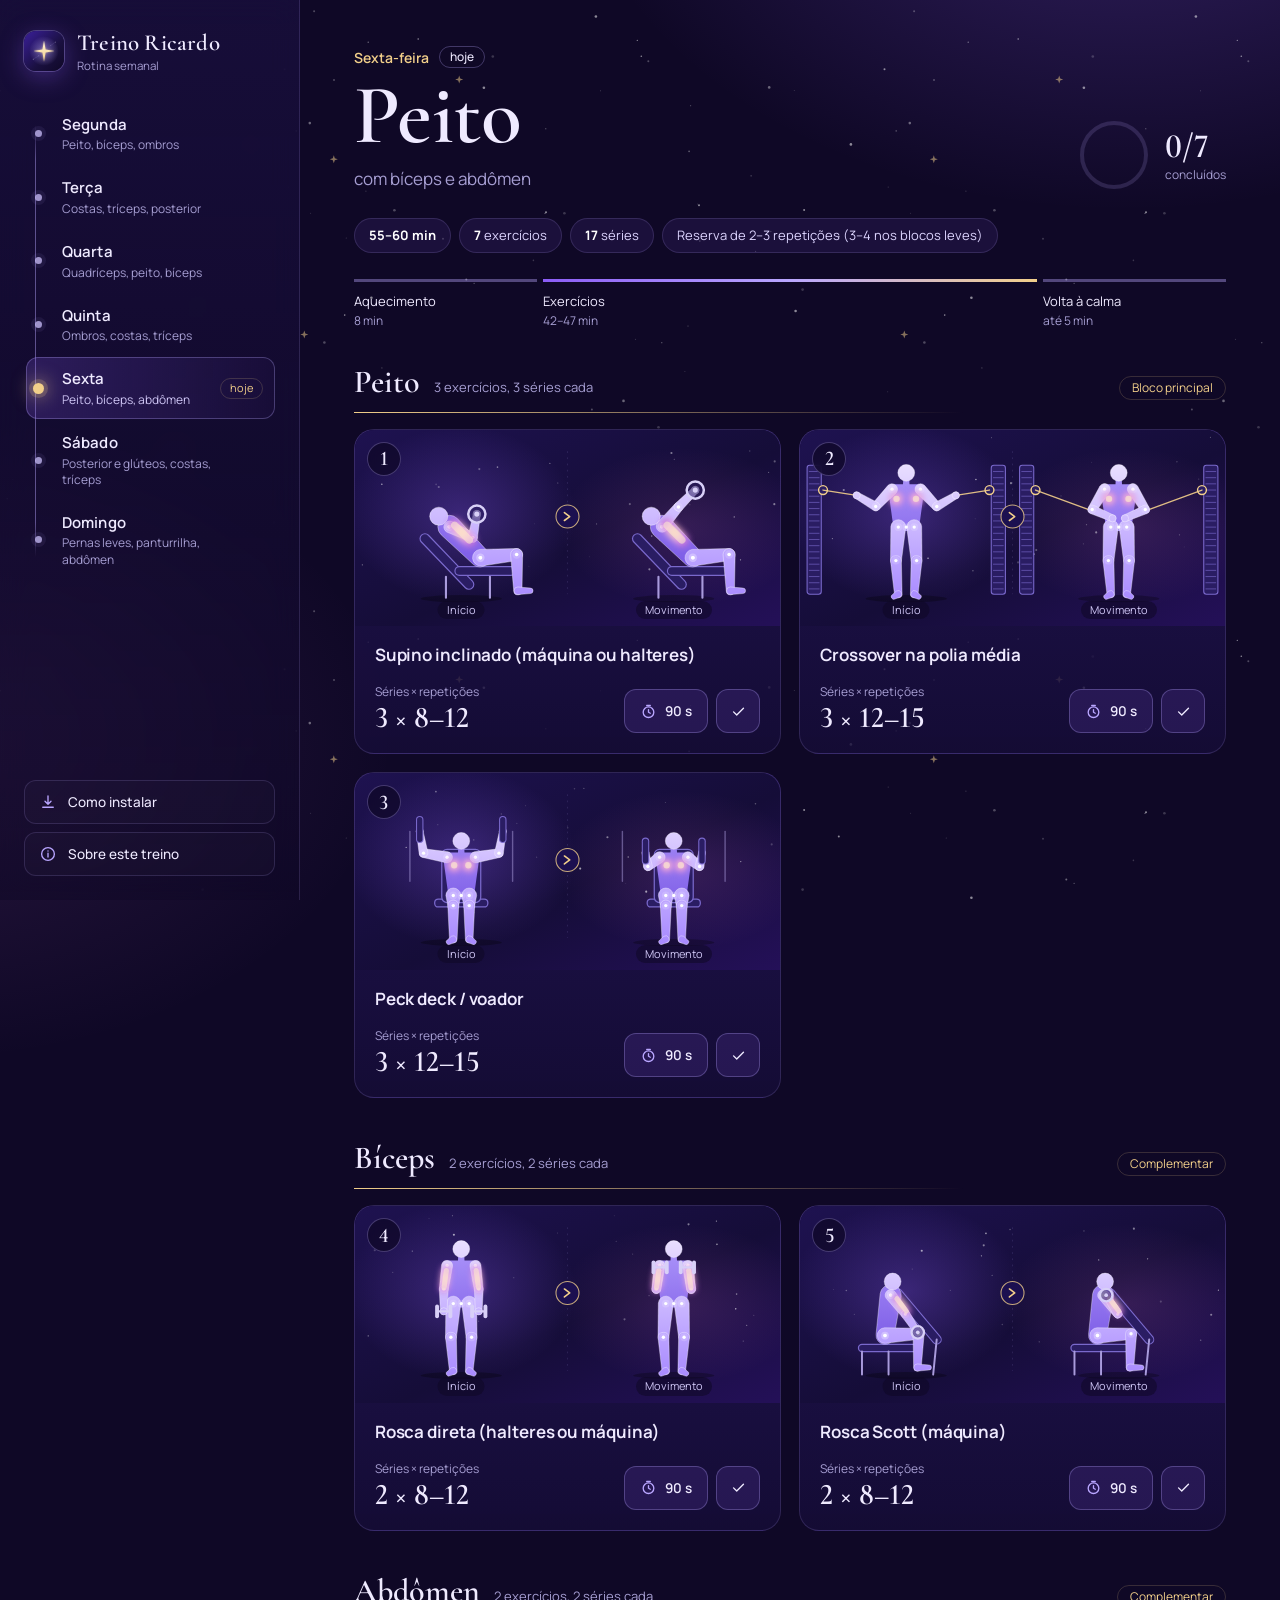
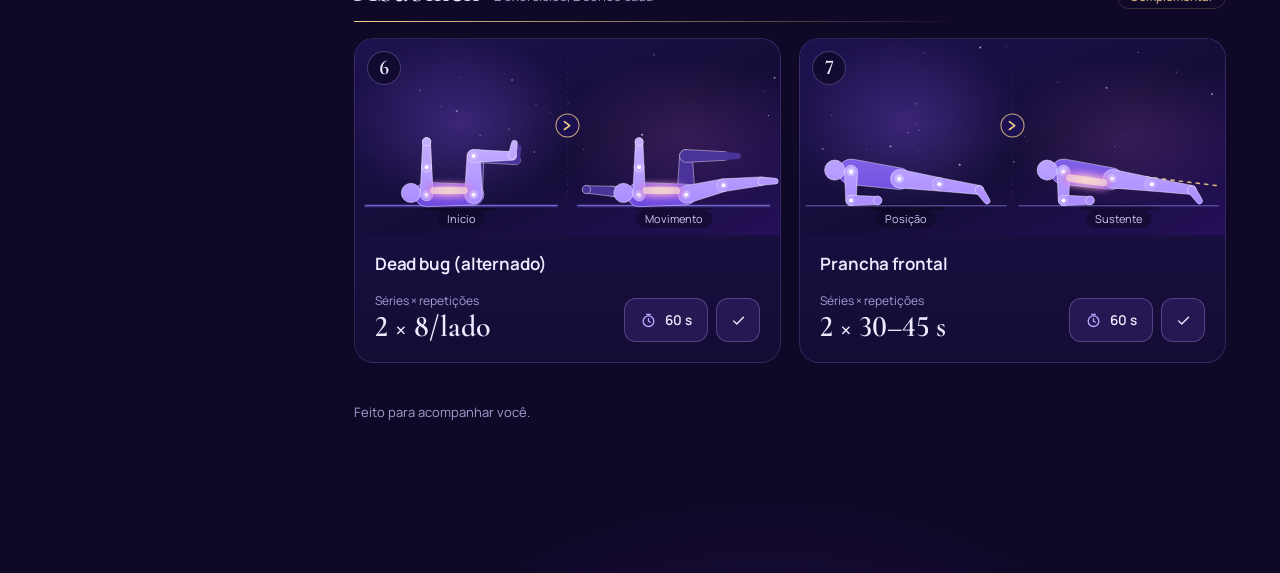
<file: index.html>
<!doctype html>
<html lang="pt-BR">
<head>
<meta charset="utf-8">
<meta name="viewport" content="width=device-width,initial-scale=1,viewport-fit=cover">
<meta name="theme-color" content="#140b33">
<meta name="color-scheme" content="dark">
<meta name="apple-mobile-web-app-capable" content="yes">
<meta name="mobile-web-app-capable" content="yes">
<meta name="apple-mobile-web-app-status-bar-style" content="black-translucent">
<meta name="apple-mobile-web-app-title" content="Meu treino">
<link rel="manifest" href="manifest.webmanifest">
<link rel="icon" href="icon.svg">
<link rel="apple-touch-icon" href="icon-192.png">
<link rel="stylesheet" href="style.css">
<title>Treino Ricardo</title>
</head>
<body>
<div class="app">
  <aside class="side">
    <a class="brand" href="./">
      <img class="brand-icon" src="icon.svg" alt="" width="40" height="40">
      <span class="brand-text"><strong>Treino Ricardo</strong><small>Rotina semanal</small></span>
    </a>
    <nav id="days" class="week" aria-label="Dias de treino"></nav>
    <div class="side-actions">
      <button id="install" type="button" aria-label="Como instalar no celular">
        <svg viewBox="0 0 24 24" aria-hidden="true"><path d="M12 4v11m0 0-4-4m4 4 4-4M5 19h14"/></svg><span class="t">Como instalar</span>
      </button>
      <button id="about" type="button" aria-label="Sobre este treino">
        <svg viewBox="0 0 24 24" aria-hidden="true"><circle cx="12" cy="12" r="8.5"/><path d="M12 11v5M12 8v.01"/></svg><span class="t">Sobre este treino</span>
      </button>
    </div>
  </aside>

  <main class="main">
    <header class="hero">
      <div class="hero-text">
        <p class="hero-day" id="day-label"></p>
        <h1 id="day-title">Treino</h1>
        <p class="hero-sub" id="day-sub"></p>
      </div>
      <div class="progress" id="progress" role="img" aria-label="Progresso da sessão"></div>
    </header>

    <ul class="chips" id="chips" aria-label="Resumo da sessão"></ul>
    <p id="note" class="note" hidden></p>

    <div class="phases" aria-label="Estrutura da sessão">
      <div class="phase p-warm"><span>Aquecimento</span><small>8 min</small></div>
      <div class="phase p-main"><span>Exercícios</span><small>42–47 min</small></div>
      <div class="phase p-cool"><span>Volta à calma</span><small>até 5 min</small></div>
    </div>

    <div id="exercises" class="blocks"></div>

    <footer class="foot"><p>Feito para acompanhar você.</p></footer>
  </main>
</div>

<aside id="timer" class="timer" hidden aria-label="Cronômetro de descanso">
  <div class="timer-read"><small id="timer-label">Descanso</small><strong id="clock" role="timer">01:00</strong></div>
  <div class="timer-bar" aria-hidden="true"><i id="timer-fill"></i></div>
  <button id="pause" type="button">Pausar</button>
  <button id="close-timer" type="button" aria-label="Encerrar descanso">✕</button>
</aside>

<dialog id="info"><button id="close-info" type="button" aria-label="Fechar" class="close">✕</button><div id="info-body"></div></dialog>
<script type="module" src="app.js"></script>
</body>
</html>
</file>
<file: style.css>
/* Treino Ricardo — tema galáctico. Tokens primeiro, depois layout, componentes e ajustes de tela. */
@font-face{font-family:"Cormorant Garamond";src:url(fonts/cormorant-garamond-latin-500-normal.woff2) format("woff2");font-weight:500;font-display:swap}
@font-face{font-family:"Cormorant Garamond";src:url(fonts/cormorant-garamond-latin-600-normal.woff2) format("woff2");font-weight:600;font-display:swap}
@font-face{font-family:Manrope;src:url(fonts/manrope-latin-wght-normal.woff2) format("woff2");font-weight:200 800;font-display:swap}

:root{
  --void:#0f0826; --nebula:#1a1040; --nebula-2:#241657; --line:rgba(185,168,255,.16); --line-strong:rgba(185,168,255,.3);
  --violet:#8b5cf6; --violet-hi:#b9a6ff; --violet-deep:#5b2fd0;
  --text:#efeaff; --muted:#a69ed2; --gold:#f2cf8a; --gold-soft:rgba(242,207,138,.18);
  --display:"Cormorant Garamond","Iowan Old Style",Georgia,serif;
  --ui:Manrope,-apple-system,BlinkMacSystemFont,"Segoe UI",system-ui,sans-serif;
  --side:300px;
  color-scheme:dark; font-synthesis:none;
}
.idx,.sets strong,.timer-read strong,.progress-text strong,h1,.block-head h2{font-variant-numeric:lining-nums;font-feature-settings:"lnum" 1}
*{box-sizing:border-box}
html{-webkit-text-size-adjust:100%}
body{margin:0;min-height:100dvh;font-family:var(--ui);color:var(--text);line-height:1.5;
  background:
    radial-gradient(900px 620px at 88% -8%,rgba(139,92,246,.30),transparent 62%),
    radial-gradient(760px 520px at -6% 34%,rgba(195,109,214,.14),transparent 62%),
    radial-gradient(700px 500px at 60% 110%,rgba(91,47,208,.22),transparent 60%),
    var(--void);}
body::before{content:"";position:fixed;inset:0;background:url(stars.svg);opacity:.75;pointer-events:none;z-index:-1}
button,a{color:inherit;-webkit-tap-highlight-color:transparent}
button{font:inherit;cursor:pointer;touch-action:manipulation}
:focus-visible{outline:2px solid var(--gold);outline-offset:3px;border-radius:8px}
h1,h2,h3,h4,p,ul,ol{margin:0}
ul,ol{padding:0;list-style:none}

/* ---------- estrutura ---------- */
.app{display:grid;grid-template-columns:var(--side) minmax(0,1fr);min-height:100dvh}
.side{position:sticky;top:0;height:100dvh;display:flex;flex-direction:column;gap:30px;padding:30px 24px 24px;
  border-right:1px solid var(--line);background:linear-gradient(180deg,rgba(26,16,64,.72),rgba(15,8,38,.5));backdrop-filter:blur(14px);-webkit-backdrop-filter:blur(14px);overflow:auto}
.brand{display:flex;align-items:center;gap:13px;text-decoration:none}
.brand-icon{border-radius:12px;box-shadow:0 0 0 1px var(--line-strong),0 6px 24px rgba(139,92,246,.35)}
.brand-text{display:flex;flex-direction:column;line-height:1.15}
.brand-text strong{font-family:var(--display);font-size:23px;font-weight:600;letter-spacing:.2px}
.brand-text small{font-size:11.5px;color:var(--muted);margin-top:3px}

/* constelação de dias */
.week{position:relative;display:flex;flex-direction:column;gap:2px;padding-left:2px}
.week::before{content:"";position:absolute;left:11px;top:22px;bottom:22px;width:1px;transform-origin:top;
  background:linear-gradient(180deg,transparent,var(--violet-hi) 8%,var(--violet-hi) 92%,transparent);opacity:.45}
.day{position:relative;display:grid;grid-template-columns:20px 1fr auto;align-items:center;gap:14px;text-align:left;
  padding:11px 12px 11px 2px;border:0;border-radius:12px;background:transparent;color:var(--muted)}
.day .node{justify-self:center;width:7px;height:7px;border-radius:50%;background:#cfc3ff;opacity:.75;position:relative;box-shadow:0 0 0 4px rgba(185,168,255,.1)}
.d-text{display:flex;flex-direction:column;min-width:0}
.d-full{font-size:15px;font-weight:600;color:var(--text);letter-spacing:.1px}
.d-short{display:none}
.d-groups{font-size:12px;line-height:1.35;margin-top:1px;display:-webkit-box;-webkit-line-clamp:2;-webkit-box-orient:vertical;overflow:hidden}
.d-today{font-size:11px;color:var(--gold);border:1px solid var(--gold-soft);border-radius:20px;padding:1px 9px}
.day[aria-pressed=true]{background:linear-gradient(90deg,rgba(139,92,246,.22),rgba(139,92,246,.04));box-shadow:inset 0 0 0 1px var(--line-strong)}
.day[aria-pressed=true] .node{width:11px;height:11px;opacity:1;background:var(--gold);box-shadow:0 0 0 4px rgba(242,207,138,.18),0 0 18px 3px rgba(242,207,138,.55)}
.day[aria-pressed=true] .d-groups{color:#cfc6f5}
.day:hover .d-full{color:#fff}

.side-actions{margin-top:auto;display:flex;flex-direction:column;gap:8px}
.side-actions button{display:flex;align-items:center;gap:11px;padding:11px 14px;border:1px solid var(--line);border-radius:12px;background:rgba(255,255,255,.02);font-size:13.5px;font-weight:500;color:var(--text);text-align:left}
.side-actions button:hover{border-color:var(--line-strong);background:rgba(139,92,246,.12)}
.side-actions svg{width:18px;height:18px;fill:none;stroke:var(--violet-hi);stroke-width:1.8;stroke-linecap:round;stroke-linejoin:round;flex:none}

/* ---------- conteúdo ---------- */
.main{padding:46px clamp(22px,4.2vw,64px) 150px;max-width:1160px;width:100%}
.hero{display:flex;justify-content:space-between;align-items:flex-end;gap:24px}
.hero-day{font-size:14px;font-weight:600;color:var(--gold);margin-bottom:6px;display:flex;align-items:center;gap:10px}
.hero-day i{font-style:normal;font-size:12px;font-weight:500;color:var(--text);border:1px solid var(--line-strong);border-radius:20px;padding:1px 10px}
h1{font-family:var(--display);font-weight:600;font-size:clamp(46px,7vw,84px);line-height:.98;letter-spacing:-.5px}
.hero-sub{margin-top:10px;font-size:17px;color:var(--muted)}
.progress{display:flex;align-items:center;gap:14px;flex:none}
.progress svg{width:74px;height:74px;transform:rotate(-90deg)}
.progress .ring-bg{fill:none;stroke:rgba(185,168,255,.16);stroke-width:4}
.progress .ring{fill:none;stroke:url(#ringg);stroke-width:4;stroke-linecap:round;transition:stroke-dashoffset .5s ease}
.progress-text{display:flex;flex-direction:column;line-height:1.2}
.progress-text strong{font-family:var(--display);font-size:34px;font-weight:600}
.progress-text small{font-size:12px;color:var(--muted)}

.chips{display:flex;flex-wrap:wrap;gap:8px;margin-top:26px}
.chips li{font-size:13px;padding:7px 14px;border-radius:30px;border:1px solid var(--line);background:rgba(139,92,246,.1);color:#ddd5ff}
.chips li b{font-weight:700;color:#fff}
.note{margin-top:18px;padding:14px 18px;border-radius:14px;font-size:14px;color:#efe6cf;background:linear-gradient(90deg,var(--gold-soft),rgba(242,207,138,.04));border:1px solid rgba(242,207,138,.28)}

.phases{display:grid;grid-template-columns:.85fr 2.3fr .85fr;gap:6px;margin:26px 0 8px}
.phase{padding-top:10px;border-top:3px solid;display:flex;flex-direction:column;font-size:13px}
.phase small{color:var(--muted);font-size:12px}
.p-warm{border-color:rgba(185,168,255,.4)} .p-cool{border-color:rgba(185,168,255,.4)}
.p-main{border-image:linear-gradient(90deg,var(--violet),var(--violet-hi),var(--gold)) 1}

.blocks{display:flex;flex-direction:column;gap:42px;margin-top:34px}
.block-head{display:flex;align-items:baseline;gap:14px;margin-bottom:16px;padding-bottom:12px;border-bottom:1px solid transparent;border-image:linear-gradient(90deg,var(--gold),rgba(242,207,138,.0) 70%) 1}
.block-head h2{font-family:var(--display);font-weight:600;font-size:32px;line-height:1.1}
.block-head p{font-size:13px;color:var(--muted)}
.block-head .tag{margin-left:auto;font-size:12px;color:var(--gold);border:1px solid var(--gold-soft);border-radius:20px;padding:2px 12px;white-space:nowrap}
.cards{display:grid;grid-template-columns:repeat(2,minmax(0,1fr));gap:18px}

.card{border-radius:20px;overflow:hidden;border:1px solid var(--line);background:linear-gradient(180deg,rgba(38,23,92,.78),rgba(22,13,56,.82));display:flex;flex-direction:column}
.card[data-done=true]{border-color:rgba(242,207,138,.45);box-shadow:0 0 0 1px rgba(242,207,138,.12),0 10px 40px rgba(139,92,246,.18)}
.art{position:relative;background:#150d38}
.art img{display:block;width:100%;height:auto;aspect-ratio:480/222}
.cap{position:absolute;bottom:7px;font-size:11px;color:#cfc6f5;transform:translateX(-50%);padding:1px 9px;border-radius:20px;background:rgba(15,8,38,.55)}
.cap-a{left:25%} .cap-b{left:75%}
.idx{position:absolute;top:12px;left:12px;width:34px;height:34px;border-radius:50%;display:grid;place-items:center;font-family:var(--display);font-weight:600;font-size:21px;line-height:1;
  background:rgba(15,8,38,.72);border:1px solid var(--line-strong);backdrop-filter:blur(6px);-webkit-backdrop-filter:blur(6px)}
.card[data-done=true] .idx{background:var(--gold);color:#2a1a05;border-color:var(--gold)}
.body{padding:18px 20px 20px;display:flex;flex-direction:column;gap:16px;flex:1}
.name{font-size:17px;font-weight:650;line-height:1.35;letter-spacing:-.1px}
.row{display:flex;align-items:flex-end;justify-content:space-between;gap:14px;margin-top:auto}
.sets small{display:block;font-size:12px;color:var(--muted);margin-bottom:2px}
.sets strong{font-family:var(--display);font-size:30px;font-weight:600;line-height:1;white-space:nowrap}
.actions{display:flex;gap:8px}
.btn{display:inline-flex;align-items:center;justify-content:center;gap:8px;min-height:44px;padding:0 15px;border-radius:12px;font-size:13.5px;font-weight:600;white-space:nowrap;border:1px solid var(--line-strong);background:rgba(139,92,246,.14);color:var(--text)}
.btn svg{width:17px;height:17px;fill:none;stroke:currentColor;stroke-width:1.9;stroke-linecap:round;stroke-linejoin:round}
.btn:hover{background:rgba(139,92,246,.3)}
.btn.rest svg{stroke:var(--violet-hi)}
.btn.check{width:44px;padding:0}
.btn.check[aria-pressed=true]{background:var(--gold);border-color:var(--gold);color:#2a1a05}
.btn.check[aria-pressed=true]:hover{background:#f7dca4}

.foot{padding:40px 0 0;font-size:13px;color:var(--muted)}

/* ---------- cronômetro ---------- */
.timer{position:fixed;z-index:5;bottom:max(18px,env(safe-area-inset-bottom));left:calc(50% + var(--side)/2);transform:translateX(-50%);width:min(470px,calc(100% - 32px));
  display:grid;grid-template-columns:1fr auto auto;grid-template-areas:"read pause close" "bar bar bar";align-items:center;gap:6px 10px;padding:14px 14px 14px 20px;border-radius:20px;
  background:rgba(26,16,64,.9);backdrop-filter:blur(18px);-webkit-backdrop-filter:blur(18px);border:1px solid var(--line-strong);box-shadow:0 18px 60px rgba(8,4,24,.7),0 0 0 1px rgba(242,207,138,.08)}
.timer[hidden]{display:none}
.timer-read{grid-area:read;display:flex;align-items:baseline;gap:14px}
.timer-read small{font-size:13px;color:var(--gold);font-weight:600}
.timer-read strong{font-family:var(--display);font-size:42px;font-weight:600;line-height:1;font-variant-numeric:tabular-nums}
#pause{grid-area:pause;min-height:42px;padding:0 18px;border-radius:12px;border:1px solid var(--line-strong);background:rgba(139,92,246,.28);color:#fff;font-weight:600;font-size:13.5px}
#close-timer{grid-area:close;width:38px;height:38px;border:0;background:transparent;color:var(--muted);font-size:16px;border-radius:50%}
.timer-bar{grid-area:bar;height:3px;border-radius:3px;background:rgba(185,168,255,.16);overflow:hidden;margin-top:6px}
.timer-bar i{display:block;height:100%;width:100%;background:linear-gradient(90deg,var(--violet),var(--gold));border-radius:3px;transform-origin:left}

/* ---------- diálogo ---------- */
dialog{width:min(460px,calc(100% - 32px));max-height:calc(100dvh - 48px);overflow:auto;border:1px solid var(--line-strong);border-radius:24px;padding:30px;color:var(--text);background:linear-gradient(180deg,#261658,#170e3d);box-shadow:0 30px 90px rgba(0,0,0,.6)}
dialog::backdrop{background:rgba(10,5,28,.7);backdrop-filter:blur(5px)}
dialog h2{font-family:var(--display);font-size:32px;font-weight:600;margin:4px 0 14px;line-height:1.1}
dialog p,dialog li{font-size:14.5px;line-height:1.7;color:#ddd5ff}
dialog p+p{margin-top:10px}
dialog .kick{font-size:13px;color:var(--gold);font-weight:600}
dialog ol{padding-left:22px;list-style:decimal}
dialog a{display:inline-block;margin-top:20px;color:var(--gold)}
.close{float:right;border:1px solid var(--line);background:rgba(255,255,255,.04);border-radius:50%;width:34px;height:34px;color:var(--text)}

/* ---------- animação de entrada: a constelação se desenha uma vez ---------- */
@media(prefers-reduced-motion:no-preference){
  .week::before{animation:draw .9s .1s cubic-bezier(.3,.7,.2,1) both}
  .day .node{animation:twinkle .5s both}
  .day:nth-child(1) .node{animation-delay:.1s}.day:nth-child(2) .node{animation-delay:.22s}.day:nth-child(3) .node{animation-delay:.34s}.day:nth-child(4) .node{animation-delay:.46s}.day:nth-child(5) .node{animation-delay:.58s}.day:nth-child(6) .node{animation-delay:.7s}.day:nth-child(7) .node{animation-delay:.82s}
  @keyframes draw{from{transform:scaleY(0)}to{transform:scaleY(1)}}
  @keyframes twinkle{from{opacity:0;transform:scale(.2)}to{opacity:.75;transform:none}}
  .day[aria-pressed=true] .node{animation-name:twinkle-active}
  @keyframes twinkle-active{from{opacity:0;transform:scale(.2)}to{opacity:1;transform:none}}
  button{transition:background .15s,border-color .15s,color .15s}
}

/* ---------- tablet e celular ---------- */
@media(max-width:960px){
  .app{display:block}
  .side{position:static;height:auto;display:grid;grid-template-columns:1fr auto;grid-template-areas:"brand actions" "week week";gap:18px 12px;padding:max(14px,env(safe-area-inset-top)) 18px 4px;border-right:0;border-bottom:1px solid var(--line);background:rgba(20,11,51,.55);overflow:visible}
  .brand{grid-area:brand} .brand-icon{width:36px;height:36px}
  .brand-text strong{font-size:21px}
  .side-actions{grid-area:actions;margin:0;flex-direction:row;gap:8px}
  .side-actions button{width:42px;height:42px;padding:0;justify-content:center;border-radius:50%}
  .side-actions .t{display:none}
  .week{grid-area:week;flex-direction:row;justify-content:space-between;padding:0 0 14px}
  .week::before{left:18px;right:18px;top:15px;bottom:auto;width:auto;height:1px;transform-origin:left;background:linear-gradient(90deg,transparent,var(--violet-hi) 8%,var(--violet-hi) 92%,transparent)}
  @media(prefers-reduced-motion:no-preference){.week::before{animation-name:draw-x}@keyframes draw-x{from{transform:scaleX(0)}to{transform:scaleX(1)}}}
  .day{flex:1;grid-template-columns:1fr;justify-items:center;gap:7px;padding:2px 0 8px;border-radius:10px;min-width:0}
  .day .node{margin-top:9px}
  .day[aria-pressed=true]{background:transparent;box-shadow:none}
  .day[aria-pressed=true] .node{margin-top:7px}
  .d-text{align-items:center}
  .d-full,.d-groups{display:none}
  .d-short{display:block;font-size:13px;font-weight:600;color:var(--muted)}
  .day[aria-pressed=true] .d-short{color:var(--text)}
  .d-today{display:none}
  .day.is-today:not([aria-pressed=true]) .node{background:var(--gold);opacity:.9}
  .main{padding:26px 18px 150px}
  .timer{left:50%}
}
@media(max-width:640px){
  .main{padding-top:20px}
  .hero{align-items:flex-start}
  .hero-day{margin-bottom:2px}
  .progress svg{width:56px;height:56px}
  .progress-text{display:none}
  h1{font-size:clamp(40px,12vw,54px)}
  .hero-sub{font-size:15px;margin-top:6px}
  .chips{margin-top:16px;gap:6px}
  .chips li{font-size:12.5px;padding:6px 12px}
  .note{margin-top:14px;padding:12px 14px;font-size:13.5px}
  .phases{margin-top:18px}
  .phase{font-size:12px}
  .phase small{font-size:11px}
  .blocks{gap:34px;margin-top:26px}
  .block-head{flex-wrap:wrap;gap:2px 12px;align-items:center}
  .block-head p{order:3;flex-basis:100%}
  .block-head .tag{margin-left:auto}
  .block-head h2{font-size:28px}
  .cards{grid-template-columns:1fr;gap:14px}
  .body{padding:16px 16px 18px}
  .timer-read strong{font-size:38px}
}
</file>
